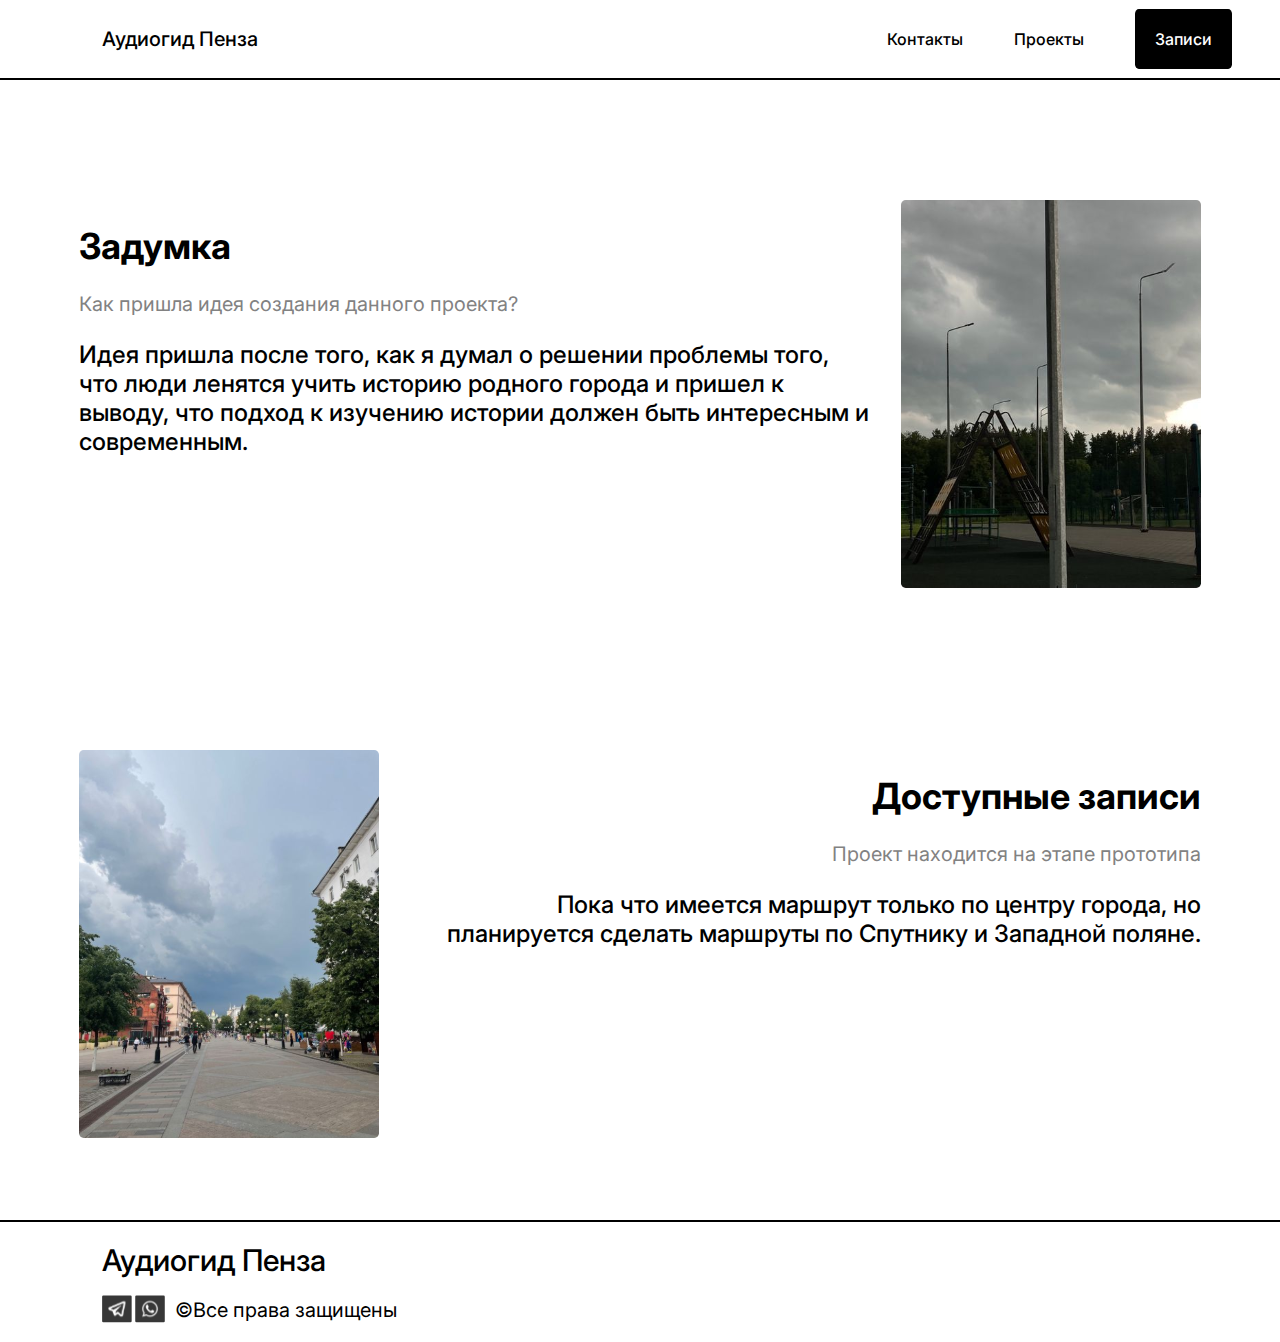
<file: index.html>
<!DOCTYPE html>
<html lang="en">
<head>
<!-- Yandex.Metrika counter -->
<script type="text/javascript" >
   (function(m,e,t,r,i,k,a){m[i]=m[i]||function(){(m[i].a=m[i].a||[]).push(arguments)};
   m[i].l=1*new Date();
   for (var j = 0; j < document.scripts.length; j++) {if (document.scripts[j].src === r) { return; }}
   k=e.createElement(t),a=e.getElementsByTagName(t)[0],k.async=1,k.src=r,a.parentNode.insertBefore(k,a)})
   (window, document, "script", "https://mc.yandex.ru/metrika/tag.js", "ym");

   ym(97154290, "init", {
        clickmap:true,
        trackLinks:true,
        accurateTrackBounce:true
   });
</script>
<noscript><div><img src="https://mc.yandex.ru/watch/97154290" style="position:absolute; left:-9999px;" alt="" /></div></noscript>
<!-- /Yandex.Metrika counter -->
    <meta charset="UTF-8">
    <meta http-equiv="X-UA-Compatible" content="IE=edge">
    <meta name="viewport" content="width=device-width, initial-scale=0, maximum-scale=0, user-scalable=no">
    <link link rel="stylesheet" href="styles\style.css">
    <title>Аудиогид</title>
</head>
<body>

    <header class="header">
        <div class="logo">Аудиогид Пенза</div>
        <nav>
            <a href="contacts.html">Контакты</a>
            <a href="https://github.com/ArtemInMinus">Проекты</a>
            <a class="button" href="audios.html">Записи</a>
        </nav>
    </header>

    <div class="pustota"></div>

    <main>

        <article class="first">
            <div class="text">
                <h1>
                    Задумка
                </h1>
                <p class="maltext">
                    Как пришла идея создания данного проекта?
                </p>
                <p class="norm">
                    Идея пришла после того, как я думал о решении проблемы того, что люди ленятся учить историю родного города и пришел к выводу, что подход к изучению истории должен быть интересным и современным.
                </p>
            </div>
            <div class="images">
                <img src="images\main1.svg" alt="Пенза">
            </div>
        </article>

        <article class="second">
            <div class="text">
                <h1>
                    Доступные записи
                </h1>
                <p class="maltext">
                    Проект находится на этапе прототипа
                </p>
                <p class="norm">
                    Пока что имеется маршрут только по центру города, но планируется сделать маршруты по Спутнику и Западной поляне.
                </p>
            </div>
            <div class="images">
                <img src="images\main2.svg" alt="Пенза">
            </div>
        </article>

    </main>

    <footer>
        <div class="logo">Аудиогид Пенза</div>
        <div class="botom">
            <nav>
                <a href="https://t.me/audiogidpenza_support_bot">
                    <img class="soc" src="images\telegram.svg">
                </a>
                <a href="#">
                    <img class="soc" src="images\whatsapp.svg">
                </a>
            </nav>
            <p class="c">©Все права защищены</p>
        </div>
    </footer>

</body>
</html>
</file>
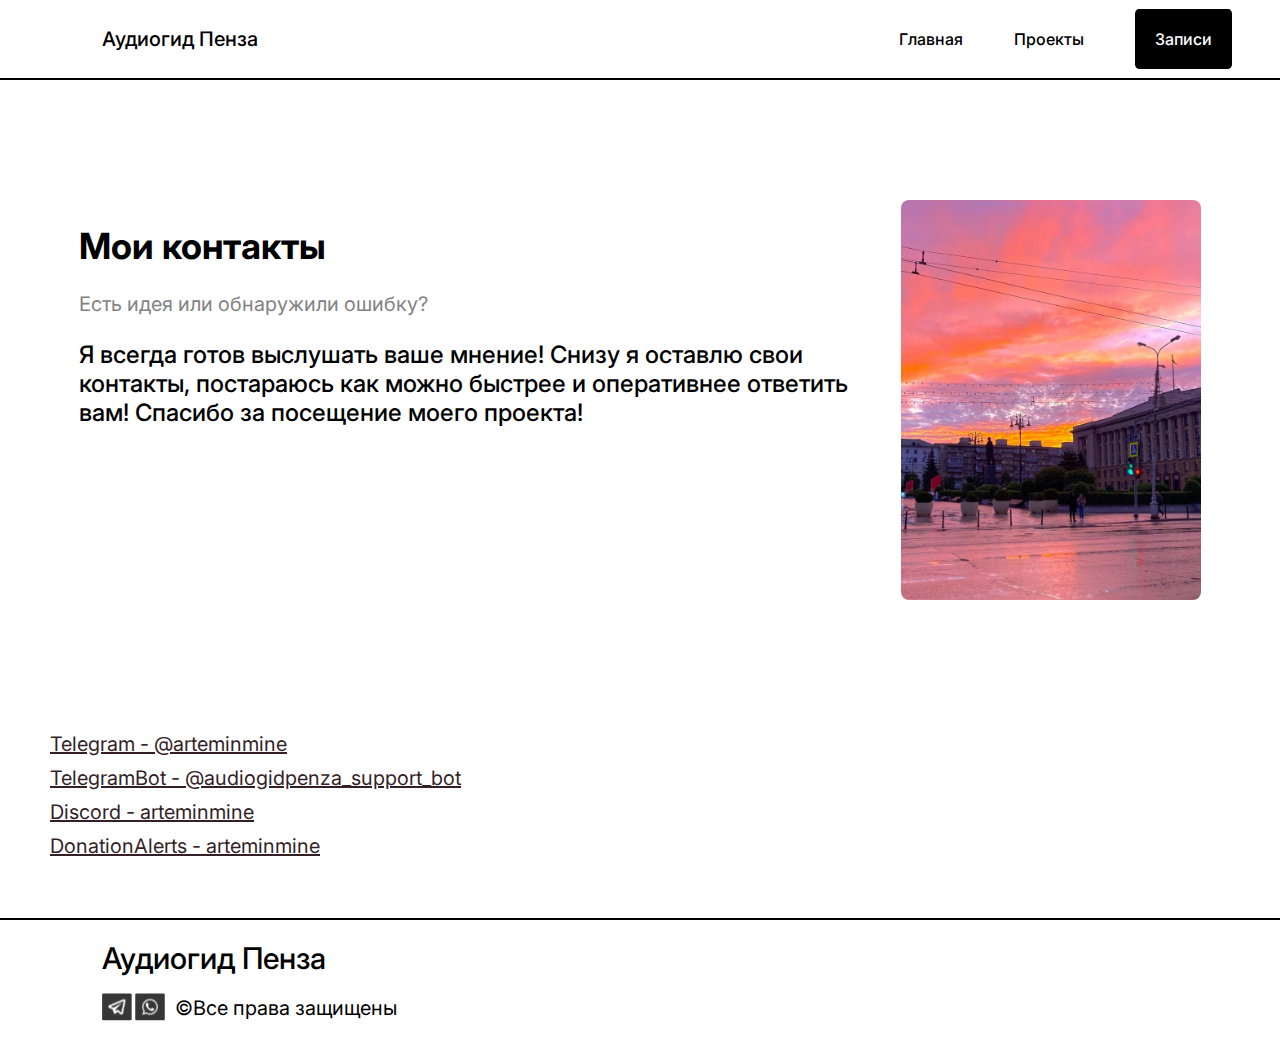
<file: contacts.html>
<!DOCTYPE html>
<html lang="en">
<head>
    <meta charset="UTF-8">
    <meta http-equiv="X-UA-Compatible" content="IE=edge">
    <meta name="viewport" content="width=device-width, initial-scale=0, maximum-scale=0, user-scalable=no">
    <link link rel="stylesheet" href="styles\stylecontacts.css">
    <title>Аудиогид</title>
</head>
<body>

    <header class="header">
        <div class="logo">Аудиогид Пенза</div>
        <nav>
            <a href="index.html">Главная</a>
            <a href="https://github.com/ArtemInMinus">Проекты</a>
            <a class="button" href="audios.html">Записи</a>
        </nav>
    </header>

    <div class="pustota"></div>

    <main>

        <article class="first">
            <div class="text">
                <h1>
                    Мои контакты
                </h1>
                <p class="maltext">
                    Есть идея или обнаружили ошибку?
                </p>
                <p class="norm">
                    Я всегда готов выслушать ваше мнение! Снизу я оставлю свои контакты, постараюсь как можно быстрее и оперативнее ответить вам! Спасибо за посещение моего проекта!
                </p>
            </div>
            <div class="images">
                <img src="images\contacts.png" alt="Пенза">
            </div>
        </article>


        <div class="contacts">
            <nav>
                <a href="#">Telegram - @arteminmine</a>
                <a href="https://t.me/audiogidpenza_support_bot">TelegramBot - @audiogidpenza_support_bot</a>
                <a href="#">Discord - arteminmine</a>
                <a href="https://www.donationalerts.com/r/arteminmine">DonationAlerts - arteminmine</a>
            </nav>
        </div>

    <footer>
        <div class="logo">Аудиогид Пенза</div>
        <div class="botom">
            <nav>
                <a href="https://t.me/audiogidpenza_support_bot">
                    <img class="soc" src="images\telegram.svg">
                </a>
                <a href="#">
                    <img class="soc" src="images\whatsapp.svg">
                </a>
            </nav>
            <p class="c">©Все права защищены</p>
        </div>
    </footer>

</body>
</html>
</file>
